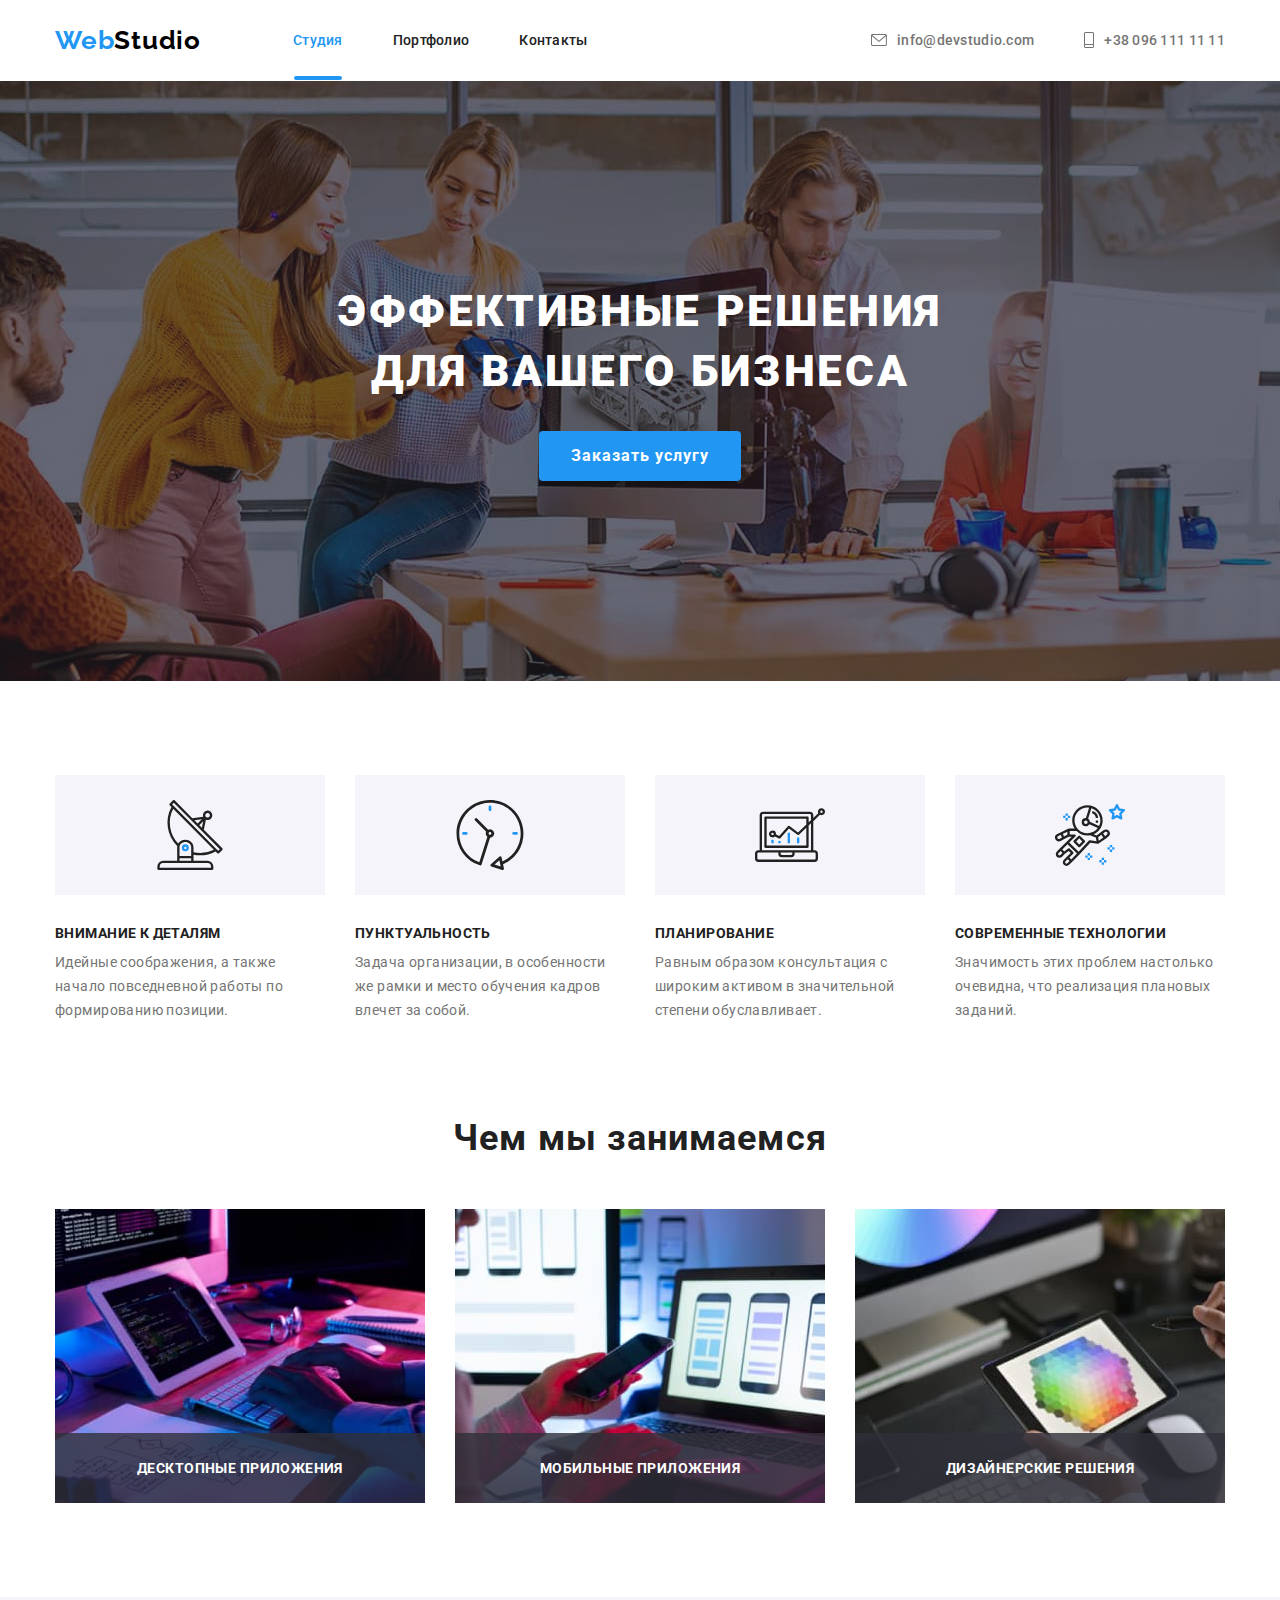
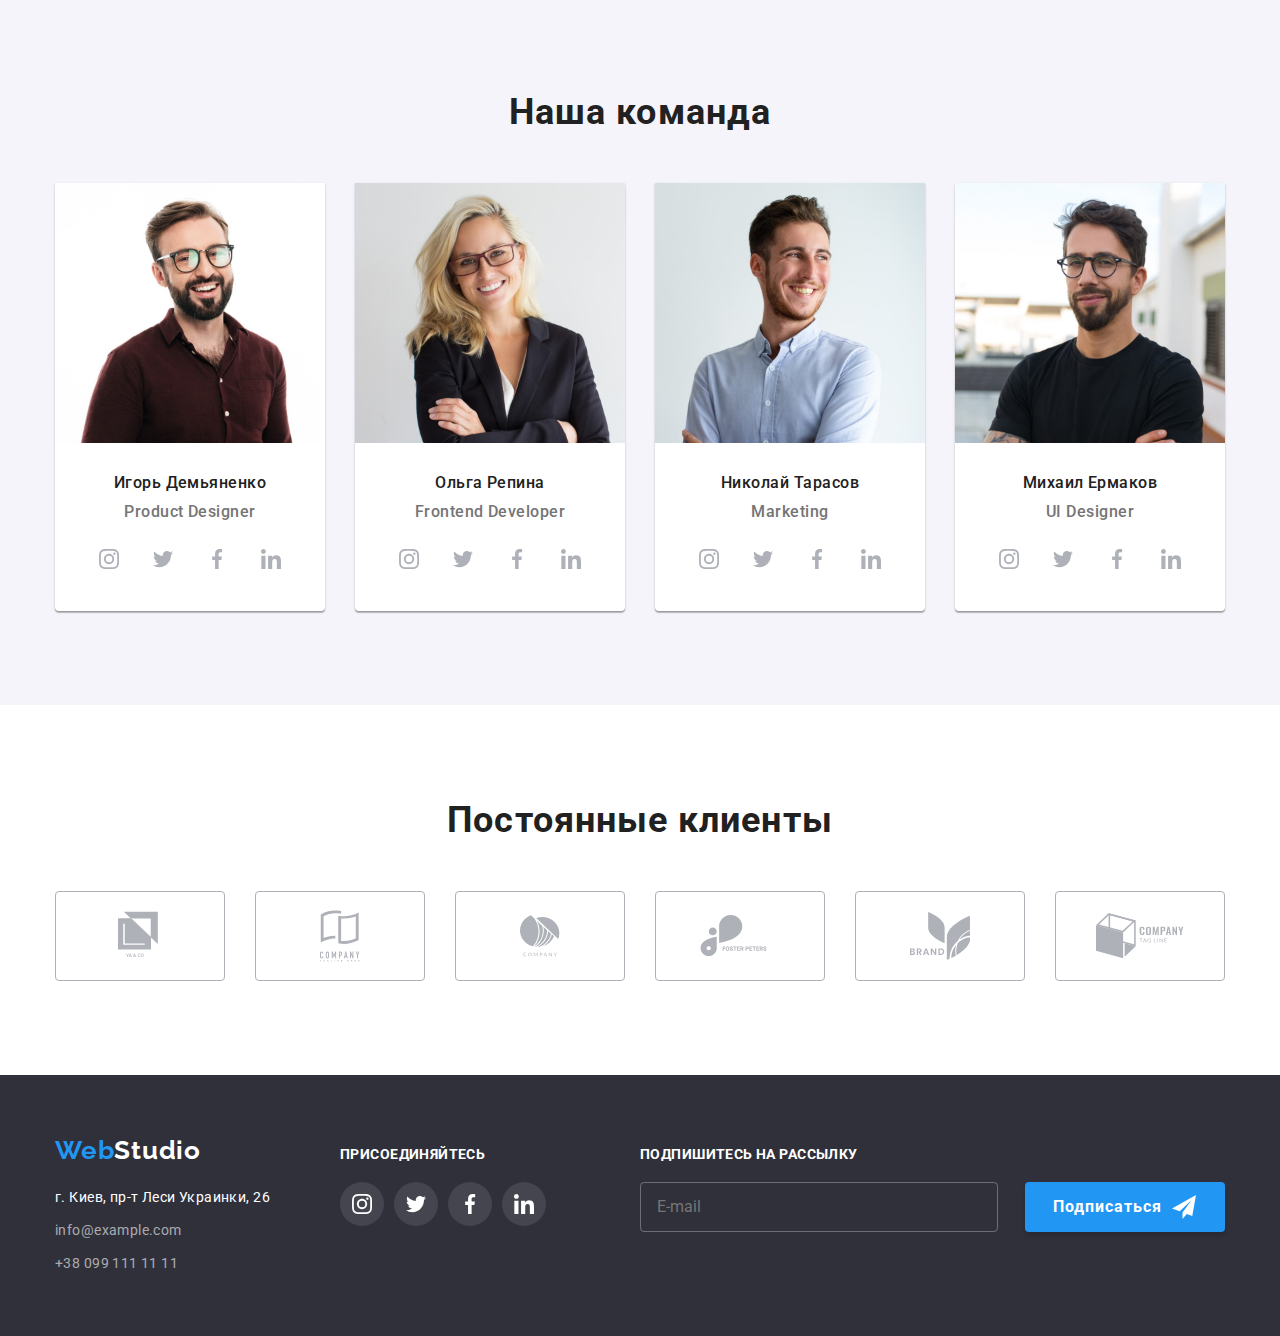
<file: index.html>
<!DOCTYPE html>
<html lang="ru">
  <head>
    <meta charset="UTF-8" />
    <meta name="viewport" content="width=device-width, initial-scale=1.0" />
    <title>WebStudio</title>
    <link
      rel="stylesheet"
      href="https://cdnjs.cloudflare.com/ajax/libs/modern-normalize/1.0.0/modern-normalize.css"
    />
    <link
      href="https://fonts.googleapis.com/css2?family=Raleway:wght@700&family=Roboto:wght@400;500;700;900&display=swap"
      rel="stylesheet"
    />
    <link rel="stylesheet" href="./css/styles.css" />
  </head>
  <body>
    <!-- ======HEADER ======= -->
    <header class="header">
      <div class="container">
        <nav class="navigation">
          <a href="./index.html" class="logo-web link" lang="en"
            >Web<span class="logo-studio-light-theme">Studio</span>
          </a>
          <ul class="navigation-list list">
            <li class="navigation-list-item">
              <a href="./index.html" class="navigation-list-link current link"
                >Студия</a
              >
            </li>
            <li class="navigation-list-item">
              <a href="./portfolio.html" class="navigation-list-link link"
                >Портфолио</a
              >
            </li>
            <li class="navigation-list-item">
              <a href="" class="navigation-list-link link">Контакты</a>
            </li>
          </ul>
        </nav>

        <ul class="header-contacts-list list">
          <li class="header-contacts-mail">
            <a
              href="mailto:info@devstudio.com"
              class="header-contacts-link link"
            >
              <svg class="icon-mail" width="16" height="12">
                <use href="./images/sprite.svg#icon-mail"></use>
              </svg>
              info@devstudio.com</a
            >
          </li>
          <li class="header-contacts-phone">
            <a href="tel:+380961111111" class="header-contacts-link link"
              ><svg class="icon-phone" width="10" height="16">
                <use href="./images/sprite.svg#icon-phone"></use>
              </svg>
              +38 096 111 11 11</a
            >
          </li>
        </ul>
      </div>
    </header>
    <!-- ======END HEADER ======= -->

    <main>
      <!-- ======SOLUTIONS ======= -->
      <section class="solutions">
        <div class="container">
          <div class="solutions-content">
            <h1 class="solutions-title">
              Эффективные решения для вашего бизнеса
            </h1>
            <button type="button" class="modal-btn" data-modal-open>
              Заказать услугу
            </button>
          </div>
        </div>
      </section>
      <!-- ======END SOLUTIONS====== -->

      <!-- ======PROFESSIONAL====== -->
      <section class="professional">
        <div class="container">
          <h2 class="visually-hidden">Профессионализм</h2>
          <ul class="professional-list list">
            <li class="professional-list-item icon-antenna">
              <h3 class="professional-list-title">Внимание к деталям</h3>
              <p class="professional-list-text">
                Идейные соображения, а также начало повседневной работы по
                формированию позиции.
              </p>
            </li>
            <li class="professional-list-item icon-clock">
              <h3 class="professional-list-title">Пунктуальность</h3>
              <p class="professional-list-text">
                Задача организации, в особенности же рамки и место обучения
                кадров влечет за собой.
              </p>
            </li>
            <li class="professional-list-item icon-diagram">
              <h3 class="professional-list-title">Планирование</h3>
              <p class="professional-list-text">
                Равным образом консультация с широким активом в значительной
                степени обуславливает.
              </p>
            </li>
            <li class="professional-list-item icon-astronaut">
              <h3 class="professional-list-title">Современные технологии</h3>
              <p class="professional-list-text">
                Значимость этих проблем настолько очевидна, что реализация
                плановых заданий.
              </p>
            </li>
          </ul>
        </div>
      </section>
      <!-- ======END PROFESSIONAL======= -->

      <!-- ======WHAT WE ARE DOING======= -->
      <section class="section">
        <div class="container">
          <h2 class="title">Чем мы занимаемся</h2>
          <ul class="during-work-list list">
            <li class="during-work-list-item">
              <img
                src="./images/studia/box1.jpg"
                alt="Разработчик верстает сайт"
                width="370"
                height="294"
              />
              <div class="during-work-container">
                <p class="during-work-description">Десктопные приложения</p>
              </div>
            </li>
            <li class="during-work-list-item">
              <img
                src="./images/studia/box2.jpg"
                alt="Разработчик оптимизирует сайт под мобильные устройства"
                width="370"
                height="294"
              />
              <div class="during-work-container">
                <p class="during-work-description">Мобильные приложения</p>
              </div>
            </li>
            <li class="during-work-list-item">
              <img
                src="./images/studia/box3.jpg"
                alt="Дизайнер подбирает цветовую гамму"
                width="370"
                height="294"
              />
              <div class="during-work-container">
                <p class="during-work-description">Дизайнерские решения</p>
              </div>
            </li>
          </ul>
        </div>
      </section>
      <!-- ======END WHAT WE ARE DOING======= -->

      <!-- ======OUR TEAM======= -->
      <section class="team section">
        <div class="container">
          <h2 class="title">Наша команда</h2>
          <ul class="team-list list">
            <li class="team-list-item">
              <img
                class="team-list-img"
                src="./images/studia/igor.jpg"
                alt="Игорь Демьяненко"
                width="270"
                height="260"
              />
              <div class="team-list-description">
                <h3 class="team-list-title">Игорь Демьяненко</h3>
                <p class="team-list-text" lang="en">Product Designer</p>
                <ul class="team-social-list list" lang="en">
                  <li class="team-social-list-item">
                    <a
                      href=""
                      class="team-social-link link"
                      aria-label="instagram"
                    >
                      <svg class="team-social-svg" width="20" height="20">
                        <use href="./images/sprite.svg#icon-instagram"></use>
                      </svg>
                    </a>
                  </li>
                  <li class="team-social-list-item">
                    <a
                      href=""
                      class="team-social-link link"
                      aria-label="twitter"
                    >
                      <svg class="team-social-svg" width="20" height="20">
                        <use href="./images/sprite.svg#icon-twitter"></use>
                      </svg>
                    </a>
                  </li>
                  <li class="team-social-list-item">
                    <a
                      href=""
                      class="team-social-link link"
                      aria-label="facebook"
                    >
                      <svg class="team-social-svg" width="20" height="20">
                        <use href="./images/sprite.svg#icon-facebook"></use>
                      </svg>
                    </a>
                  </li>
                  <li class="team-social-list-item">
                    <a
                      href=""
                      class="team-social-link link"
                      aria-label="linkedin"
                    >
                      <svg class="team-social-svg" width="20" height="20">
                        <use href="./images/sprite.svg#icon-linkedin"></use>
                      </svg>
                    </a>
                  </li>
                </ul>
              </div>
            </li>
            <li class="team-list-item">
              <img
                class="team-list-img"
                src="./images/studia/olga.jpg"
                alt="Ольга Репина"
                width="270"
                height="260"
              />
              <div class="team-list-description">
                <h3 class="team-list-title">Ольга Репина</h3>
                <p class="team-list-text" lang="en">Frontend Developer</p>
                <ul class="team-social-list list" lang="en">
                  <li class="team-social-list-item">
                    <a
                      href=""
                      class="team-social-link link"
                      aria-label="instagram"
                    >
                      <svg class="team-social-svg" width="20" height="20">
                        <use href="./images/sprite.svg#icon-instagram"></use>
                      </svg>
                    </a>
                  </li>
                  <li class="team-social-list-item">
                    <a
                      href=""
                      class="team-social-link link"
                      aria-label="twitter"
                    >
                      <svg class="team-social-svg" width="20" height="20">
                        <use href="./images/sprite.svg#icon-twitter"></use>
                      </svg>
                    </a>
                  </li>
                  <li class="team-social-list-item">
                    <a
                      href=""
                      class="team-social-link link"
                      aria-label="facebook"
                    >
                      <svg class="team-social-svg" width="20" height="20">
                        <use href="./images/sprite.svg#icon-facebook"></use>
                      </svg>
                    </a>
                  </li>
                  <li class="team-social-list-item">
                    <a
                      href=""
                      class="team-social-link link"
                      aria-label="linkedin"
                    >
                      <svg class="team-social-svg" width="20" height="20">
                        <use href="./images/sprite.svg#icon-linkedin"></use>
                      </svg>
                    </a>
                  </li>
                </ul>
              </div>
            </li>
            <li class="team-list-item">
              <img
                class="team-list-img"
                src="./images/studia/nicolai.jpg"
                alt="Николай Тарасов"
                width="270"
                height="260"
              />
              <div class="team-list-description">
                <h3 class="team-list-title">Николай Тарасов</h3>
                <p class="team-list-text" lang="en">Marketing</p>
                <ul class="team-social-list list" lang="en">
                  <li class="team-social-list-item">
                    <a
                      href=""
                      class="team-social-link link"
                      aria-label="instagram"
                    >
                      <svg class="team-social-svg" width="20" height="20">
                        <use href="./images/sprite.svg#icon-instagram"></use>
                      </svg>
                    </a>
                  </li>
                  <li class="team-social-list-item">
                    <a
                      href=""
                      class="team-social-link link"
                      aria-label="twitter"
                    >
                      <svg class="team-social-svg" width="20" height="20">
                        <use href="./images/sprite.svg#icon-twitter"></use>
                      </svg>
                    </a>
                  </li>
                  <li class="team-social-list-item">
                    <a
                      href=""
                      class="team-social-link link"
                      aria-label="facebook"
                    >
                      <svg class="team-social-svg" width="20" height="20">
                        <use href="./images/sprite.svg#icon-facebook"></use>
                      </svg>
                    </a>
                  </li>
                  <li class="team-social-list-item">
                    <a
                      href=""
                      class="team-social-link link"
                      aria-label="linkedin"
                    >
                      <svg class="team-social-svg" width="20" height="20">
                        <use href="./images/sprite.svg#icon-linkedin"></use>
                      </svg>
                    </a>
                  </li>
                </ul>
              </div>
            </li>
            <li class="team-list-item">
              <img
                class="team-list-img"
                src="./images/studia/mihail.jpg"
                alt="Михаил Ермаков"
                width="270"
                height="260"
              />
              <div class="team-list-description">
                <h3 class="team-list-title">Михаил Ермаков</h3>
                <p class="team-list-text" lang="en">UI Designer</p>
                <ul class="team-social-list list" lang="en">
                  <li class="team-social-list-item">
                    <a
                      href=""
                      class="team-social-link link"
                      aria-label="instagram"
                    >
                      <svg class="team-social-svg" width="20" height="20">
                        <use href="./images/sprite.svg#icon-instagram"></use>
                      </svg>
                    </a>
                  </li>
                  <li class="team-social-list-item">
                    <a
                      href=""
                      class="team-social-link link"
                      aria-label="twitter"
                    >
                      <svg class="team-social-svg" width="20" height="20">
                        <use href="./images/sprite.svg#icon-twitter"></use>
                      </svg>
                    </a>
                  </li>
                  <li class="team-social-list-item">
                    <a
                      href=""
                      class="team-social-link link"
                      aria-label="facebook"
                    >
                      <svg class="team-social-svg" width="20" height="20">
                        <use href="./images/sprite.svg#icon-facebook"></use>
                      </svg>
                    </a>
                  </li>
                  <li class="team-social-list-item">
                    <a
                      href=""
                      class="team-social-link link"
                      aria-label="linkedin"
                    >
                      <svg class="team-social-svg" width="20" height="20">
                        <use href="./images/sprite.svg#icon-linkedin"></use>
                      </svg>
                    </a>
                  </li>
                </ul>
              </div>
            </li>
          </ul>
        </div>
      </section>
      <!-- ======END OUR TEAM======= -->

      <!-- ======REGULAR CUSTOMERS======= -->
      <section class="customers section">
        <div class="container">
          <h2 class="title">Постоянные клиенты</h2>
          <ul class="customers-list list">
            <li class="customers-list-item">
              <a href="" class="customers-link" aria-label="клиент №1">
                <svg class="customers-svg" width="44" height="50">
                  <use href="./images/sprite.svg#icon-logo-1"></use>
                </svg>
              </a>
            </li>
            <li class="customers-list-item">
              <a href="" class="customers-link" aria-label="клиент №2">
                <svg class="customers-svg" width="40" height="52">
                  <use href="./images/sprite.svg#icon-logo-2"></use>
                </svg>
              </a>
            </li>
            <li class="customers-list-item">
              <a href="" class="customers-link" aria-label="клиент №3">
                <svg class="customers-svg" width="40" height="42">
                  <use href="./images/sprite.svg#icon-logo-3"></use>
                </svg>
              </a>
            </li>
            <li class="customers-list-item">
              <a href="" class="customers-link" aria-label="клиент №4">
                <svg class="customers-svg" width="80" height="42">
                  <use href="./images/sprite.svg#icon-logo-4"></use>
                </svg>
              </a>
            </li>
            <li class="customers-list-item">
              <a href="" class="customers-link" aria-label="клиент №5">
                <svg class="customers-svg" width="60" height="48">
                  <use href="./images/sprite.svg#icon-logo-5"></use>
                </svg>
              </a>
            </li>
            <li class="customers-list-item">
              <a href="" class="customers-link" aria-label="клиент №6">
                <svg class="customers-svg" width="88" height="46">
                  <use href="./images/sprite.svg#icon-logo-6"></use>
                </svg>
              </a>
            </li>
          </ul>
        </div>
      </section>
      <!-- ======END REGULAR CUSTOMERS======= -->
    </main>

    <!-- ======FOOTER======= -->
    <footer class="footer">
      <div class="container">
        <div class="footer-contacts-description">
          <a href="./index.html" class="logo-web link" lang="en"
            >Web<span class="logo-studio-dark-theme">Studio</span>
          </a>
          <address class="adress">
            <ul class="footer-contacts-list list">
              <li class="footer-contacts-list-item">
                <a
                  class="footer-contacts-link-map link"
                  href="https://goo.gl/maps/pVzpR7jKzoyMF15a7"
                  target="_blank"
                  rel="noreferrer noopener"
                >
                  г. Киев, пр-т Леси Украинки, 26
                </a>
              </li>
              <li class="footer-contacts-list-item">
                <a
                  class="footer-contacts-link link"
                  href="mailto:info@example.com"
                  >info@example.com</a
                >
              </li>
              <li class="footer-contacts-list-item">
                <a class="footer-contacts-link link" href="tel:+380991111111"
                  >+38 099 111 11 11</a
                >
              </li>
            </ul>
          </address>
        </div>
        <div class="footer-social">
          <p class="footer-title">присоединяйтесь</p>
          <ul class="footer-social-list list" lang="en">
            <li class="footer-social-list-item">
              <a href="" class="footer-social-link link" aria-label="instagram">
                <svg class="footer-social-svg" width="20" height="20">
                  <use href="./images/sprite.svg#icon-instagram"></use>
                </svg>
              </a>
            </li>
            <li class="footer-social-list-item">
              <a href="" class="footer-social-link link" aria-label="twitter">
                <svg class="footer-social-svg" width="20" height="20">
                  <use href="./images/sprite.svg#icon-twitter"></use>
                </svg>
              </a>
            </li>
            <li class="footer-social-list-item">
              <a href="" class="footer-social-link link" aria-label="facebook">
                <svg class="footer-social-svg" width="20" height="20">
                  <use href="./images/sprite.svg#icon-facebook"></use>
                </svg>
              </a>
            </li>
            <li class="footer-social-list-item">
              <a href="" class="footer-social-link link" aria-label="linkedin">
                <svg class="footer-social-svg" width="20" height="20">
                  <use href="./images/sprite.svg#icon-linkedin"></use>
                </svg>
              </a>
            </li>
          </ul>
        </div>
        <div class="footer-subscription">
          <p class="footer-title">Подпишитесь на рассылку</p>
          <form action="#" class="footer-form">
            <input
              type="email"
              name="mail"
              placeholder="E-mail"
              class="footer-input"
            />
            <button type="submit" class="footer-subscription-btn">
              Подписаться
            </button>
          </form>
        </div>
      </div>
    </footer>
    <!-- ======END FOOTER======= -->

    <!-- =======MODAL======== -->

    <div class="backdrop is-hidden" data-modal>
      <div class="modal">
        <button
          type="button"
          class="close-btn"
          aria-label="закрыть модальное окно"
          data-modal-close
        >
          <svg class="close-btn-svg" width="11" height="11">
            <use href="./images/sprite.svg#icon-close"></use>
          </svg>
        </button>

        <h2 class="modal-title">Оставьте свои данные, мы вам перезвоним</h2>
        <form action="#" class="modal-form">
          <label class="modal-form-label-input"
            >Имя
            <span class="modal-form-field-wrapper"
              ><input
                type="text"
                name="user-name"
                class="modal-form-input"
                required
              />
              <svg class="modal-form-icon" width="18" height="18">
                <use href="./images/sprite.svg#icon-modal-person"></use>
              </svg>
            </span>
          </label>

          <label class="modal-form-label-input"
            >Телефон
            <span class="modal-form-field-wrapper">
              <input
                type="tel"
                name="user-phone"
                class="modal-form-input"
                required
              />
              <svg class="modal-form-icon" width="18" height="18">
                <use href="./images/sprite.svg#icon-modal-phone"></use>
              </svg>
            </span>
          </label>

          <label class="modal-form-label-input"
            >Почта
            <span class="modal-form-field-wrapper">
              <input type="email" name="user-mail" class="modal-form-input" />
              <svg class="modal-form-icon" width="18" height="18">
                <use href="./images/sprite.svg#icon-modal-mail"></use>
              </svg>
            </span>
          </label>

          <label class="modal-form-label-message"
            >Комментарий
            <textarea
              name="user-message"
              class="modal-form-message"
              placeholder="Введите текст"
            ></textarea>
          </label>
          <input
            type="checkbox"
            class="modal-form-terms visually-hidden"
            id="terms"
            name="user-terms"
            value="accept-terms"
          />
          <label for="terms" class="modal-form-label-check"
            >Соглашаюсь с рассылкой и принимаю &nbsp;<a
              href="#"
              class="modal-terms-link"
            >
              Условия договора</a
            >
          </label>
          <button type="submit" class="modal-form-btn">Отправить</button>
        </form>
      </div>
    </div>

    <!-- =======END MODAL======== -->
    <script src="./js/modal.js"></script>
  </body>
</html>
</file>
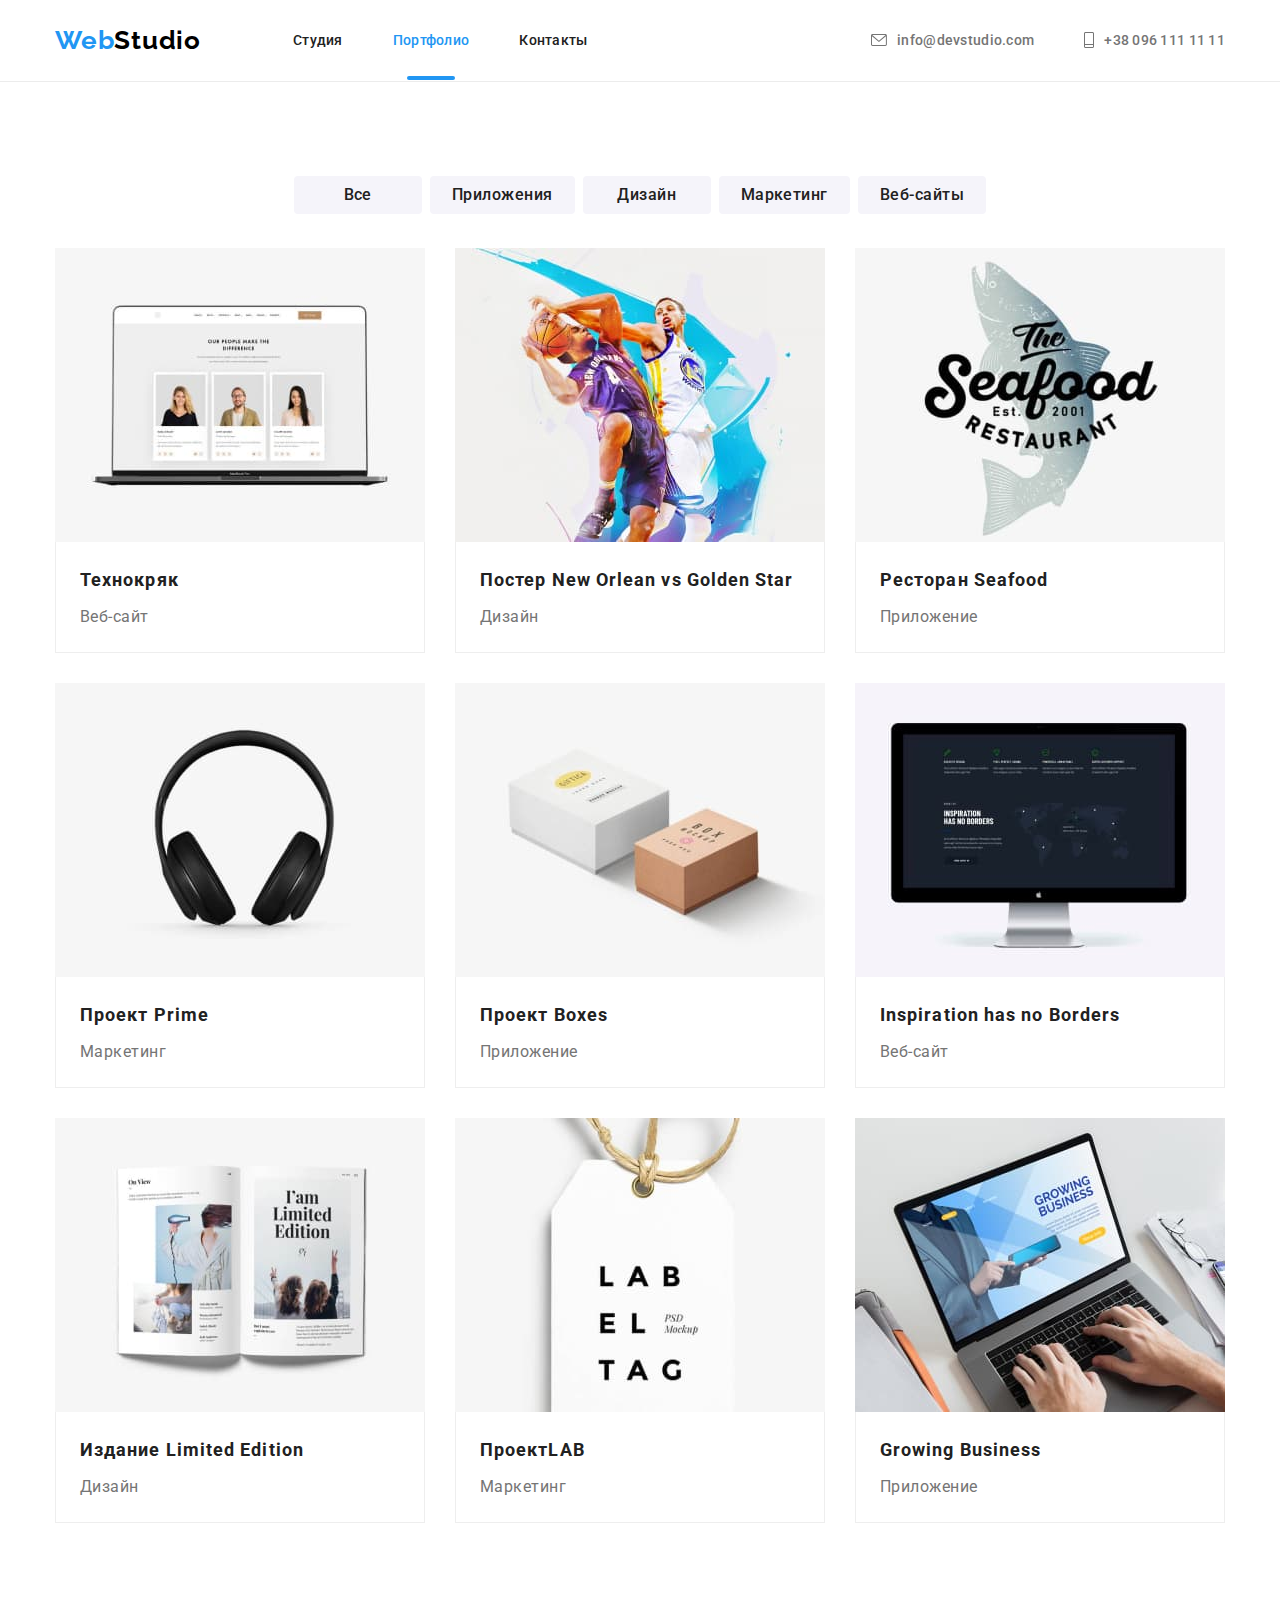
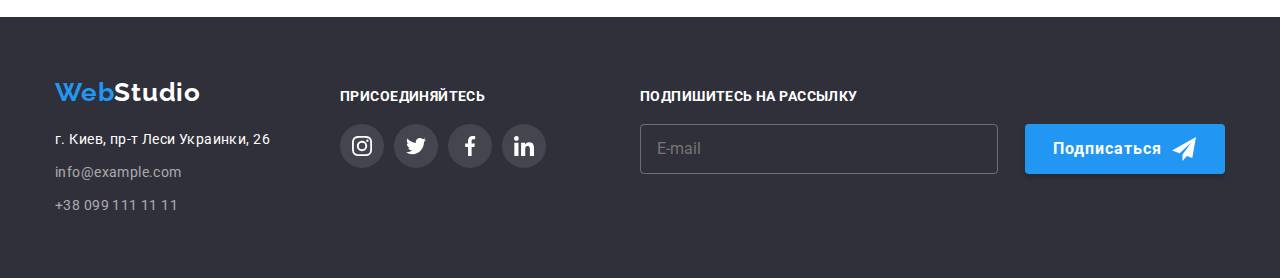
<file: portfolio.html>
<!DOCTYPE html>
<html lang="ru">
  <head>
    <meta charset="UTF-8" />
    <meta name="viewport" content="width=device-width, initial-scale=1.0" />
    <title>WebStudio</title>
    <link
      rel="stylesheet"
      href="https://cdnjs.cloudflare.com/ajax/libs/modern-normalize/1.0.0/modern-normalize.css"
    />
    <link
      href="https://fonts.googleapis.com/css2?family=Raleway:wght@700&family=Roboto:wght@400;500;700;900&display=swap"
      rel="stylesheet"
    />
    <link rel="stylesheet" href="./css/styles.css" />
  </head>
  <body>
    <!-- ======HEADER ======= -->
    <header class="header border-portfolio">
      <div class="container">
        <nav class="navigation">
          <a href="./index.html" class="logo-web link" lang="en"
            >Web<span class="logo-studio-light-theme">Studio</span>
          </a>
          <ul class="navigation-list list">
            <li class="navigation-list-item">
              <a href="./index.html" class="navigation-list-link link"
                >Студия</a
              >
            </li>
            <li class="navigation-list-item">
              <a
                href="./portfolio.html"
                class="navigation-list-link current link"
                >Портфолио</a
              >
            </li>
            <li class="navigation-list-item">
              <a href="" class="navigation-list-link link">Контакты</a>
            </li>
          </ul>
        </nav>

        <ul class="header-contacts-list list">
          <li class="header-contacts-mail">
            <a
              href="mailto:info@devstudio.com"
              class="header-contacts-link link"
            >
              <svg class="icon-mail" width="16" height="12">
                <use href="./images/sprite.svg#icon-mail"></use>
              </svg>
              info@devstudio.com</a
            >
          </li>
          <li class="header-contacts-phone">
            <a href="tel:+380961111111" class="header-contacts-link link"
              ><svg class="icon-phone" width="10" height="16">
                <use href="./images/sprite.svg#icon-phone"></use>
              </svg>
              +38 096 111 11 11</a
            >
          </li>
        </ul>
      </div>
    </header>
    <!-- ======END HEADER ======= -->

    <main>
      <!-- ======OUR WORKS ======= -->
      <section class="section">
        <!-- <h1>Наши работы</h1> -->
        <div class="container">
          <ul class="filter-list list">
            <li class="filter-list-item">
              <button class="filter-btn">Все</button>
            </li>
            <li class="filter-list-item">
              <button class="filter-btn">Приложения</button>
            </li>
            <li class="filter-list-item">
              <button class="filter-btn">Дизайн</button>
            </li>
            <li class="filter-list-item">
              <button class="filter-btn">Маркетинг</button>
            </li>
            <li class="filter-list-item">
              <button class="filter-btn">Веб-сайты</button>
            </li>
          </ul>
          <ul class="works-list list">
            <li class="works-list-item">
              <a class="works-link link" href="">
                <div class="works-thumb">
                  <img
                    src="./images/portfolio/technokriak.jpg"
                    alt="Информация о трех сотрудниках и их фотографии"
                    width="370"
                    height="294"
                  />
                  <div class="works-overlay">
                    <p class="works-overlay-text">
                      Технокряк это современная площадка распространения
                      коронавируса. Компании используют эту платформу для
                      цифрового шпионажа и атак на защищённые сервера
                      конкурентов.
                    </p>
                  </div>
                </div>

                <div class="works-description">
                  <h2 class="works-title">Технокряк</h2>
                  <p class="works-text">Веб-сайт</p>
                </div>
              </a>
            </li>
            <li class="works-list-item">
              <a class="works-link link" href="">
                <div class="works-thumb">
                  <img
                    src="./images/portfolio/poster.jpg"
                    alt="Двое баскетболистов борятся за мяч"
                    width="370"
                    height="294"
                  />
                  <div class="works-overlay">
                    <p class="works-overlay-text">
                      Технокряк это современная площадка распространения
                      коронавируса. Компании используют эту платформу для
                      цифрового шпионажа и атак на защищённые сервера
                      конкурентов.
                    </p>
                  </div>
                </div>

                <div class="works-description">
                  <h2 class="works-title">
                    Постер <span lang="en">New Orlean vs Golden Star</span>
                  </h2>
                  <p class="works-text">Дизайн</p>
                </div>
              </a>
            </li>
            <li class="works-list-item">
              <a class="works-link link" href="">
                <div class="works-thumb">
                  <img
                    src="./images/portfolio/seafood.jpg"
                    alt="Силуэт рыбы и название ресторана"
                    width="370"
                    height="294"
                  />
                  <div class="works-overlay">
                    <p class="works-overlay-text">
                      Технокряк это современная площадка распространения
                      коронавируса. Компании используют эту платформу для
                      цифрового шпионажа и атак на защищённые сервера
                      конкурентов.
                    </p>
                  </div>
                </div>

                <div class="works-description">
                  <h2 class="works-title">
                    Ресторан <span lang="en">Seafood</span>
                  </h2>
                  <p class="works-text">Приложение</p>
                </div>
              </a>
            </li>
            <li class="works-list-item">
              <a class="works-link link" href="">
                <div class="works-thumb">
                  <img
                    src="./images/portfolio/prime.jpg"
                    alt="Наушники"
                    width="370"
                    height="294"
                  />
                  <div class="works-overlay">
                    <p class="works-overlay-text">
                      Технокряк это современная площадка распространения
                      коронавируса. Компании используют эту платформу для
                      цифрового шпионажа и атак на защищённые сервера
                      конкурентов.
                    </p>
                  </div>
                </div>

                <div class="works-description">
                  <h2 class="works-title">
                    Проект <span lang="en">Prime</span>
                  </h2>
                  <p class="works-text">Маркетинг</p>
                </div>
              </a>
            </li>
            <li class="works-list-item">
              <a class="works-link link" href="">
                <div class="works-thumb">
                  <img
                    src="./images/portfolio/boxes.jpg"
                    alt="Коробки"
                    width="370"
                    height="294"
                  />
                  <div class="works-overlay">
                    <p class="works-overlay-text">
                      Технокряк это современная площадка распространения
                      коронавируса. Компании используют эту платформу для
                      цифрового шпионажа и атак на защищённые сервера
                      конкурентов.
                    </p>
                  </div>
                </div>

                <div class="works-description">
                  <h2 class="works-title">
                    Проект <span lang="en">Boxes</span>
                  </h2>
                  <p class="works-text">Приложение</p>
                </div>
              </a>
            </li>
            <li class="works-list-item">
              <a class="works-link link" href="">
                <div class="works-thumb">
                  <img
                    src="./images/portfolio/inspiration.jpg"
                    alt="Монитор компьютера"
                    width="370"
                    height="294"
                  />
                  <div class="works-overlay">
                    <p class="works-overlay-text">
                      Технокряк это современная площадка распространения
                      коронавируса. Компании используют эту платформу для
                      цифрового шпионажа и атак на защищённые сервера
                      конкурентов.
                    </p>
                  </div>
                </div>

                <div class="works-description">
                  <h2 class="works-title" lang="en">
                    Inspiration has no Borders
                  </h2>
                  <p class="works-text">Веб-сайт</p>
                </div>
              </a>
            </li>
            <li class="works-list-item">
              <a class="works-link link" href="">
                <div class="works-thumb">
                  <img
                    src="./images/portfolio/limited-edition.jpg"
                    alt="Открытый журнал"
                    width="370"
                    height="294"
                  />
                  <div class="works-overlay">
                    <p class="works-overlay-text">
                      Технокряк это современная площадка распространения
                      коронавируса. Компании используют эту платформу для
                      цифрового шпионажа и атак на защищённые сервера
                      конкурентов.
                    </p>
                  </div>
                </div>

                <div class="works-description">
                  <h2 class="works-title">
                    Издание <span lang="en">Limited Edition</span>
                  </h2>
                  <p class="works-text">Дизайн</p>
                </div>
              </a>
            </li>
            <li class="works-list-item">
              <a class="works-link link" href="">
                <div class="works-thumb">
                  <img
                    src="./images/portfolio/project-lab.jpg"
                    alt="Этикетка"
                    width="370"
                    height="294"
                  />
                  <div class="works-overlay">
                    <p class="works-overlay-text">
                      Технокряк это современная площадка распространения
                      коронавируса. Компании используют эту платформу для
                      цифрового шпионажа и атак на защищённые сервера
                      конкурентов.
                    </p>
                  </div>
                </div>

                <div class="works-description">
                  <h2 class="works-title">Проект<span lang="en">LAB</span></h2>
                  <p class="works-text">Маркетинг</p>
                </div>
              </a>
            </li>
            <li class="works-list-item">
              <a class="works-link link" href="">
                <div class="works-thumb">
                  <img
                    src="./images/portfolio/growing.jpg"
                    alt="Маркетолог печатает на клавиатуре"
                    width="370"
                    height="294"
                  />
                  <div class="works-overlay">
                    <p class="works-overlay-text">
                      Технокряк это современная площадка распространения
                      коронавируса. Компании используют эту платформу для
                      цифрового шпионажа и атак на защищённые сервера
                      конкурентов.
                    </p>
                  </div>
                </div>

                <div class="works-description">
                  <h2 class="works-title" lang="en">Growing Business</h2>
                  <p class="works-text">Приложение</p>
                </div>
              </a>
            </li>
          </ul>
        </div>
      </section>
      <!-- ======END OUR WORKS ======= -->
    </main>

    <!-- ======FOOTER======= -->
    <footer class="footer">
      <div class="container">
        <div class="footer-contacts-description">
          <a href="./index.html" class="logo-web link" lang="en"
            >Web<span class="logo-studio-dark-theme">Studio</span>
          </a>
          <address class="adress">
            <ul class="footer-contacts-list list">
              <li class="footer-contacts-list-item">
                <a
                  class="footer-contacts-link-map link"
                  href="https://goo.gl/maps/pVzpR7jKzoyMF15a7"
                  target="_blank"
                  rel="noreferrer noopener"
                >
                  г. Киев, пр-т Леси Украинки, 26
                </a>
              </li>
              <li class="footer-contacts-list-item">
                <a
                  class="footer-contacts-link link"
                  href="mailto:info@example.com"
                  >info@example.com</a
                >
              </li>
              <li class="footer-contacts-list-item">
                <a class="footer-contacts-link link" href="tel:+380991111111"
                  >+38 099 111 11 11</a
                >
              </li>
            </ul>
          </address>
        </div>
        <div class="footer-social">
          <p class="footer-title">присоединяйтесь</p>
          <ul class="footer-social-list list" lang="en">
            <li class="footer-social-list-item">
              <a href="" class="footer-social-link link" aria-label="instagram">
                <svg class="footer-social-svg" width="20" height="20">
                  <use href="./images/sprite.svg#icon-instagram"></use>
                </svg>
              </a>
            </li>
            <li class="footer-social-list-item">
              <a href="" class="footer-social-link link" aria-label="twitter">
                <svg class="footer-social-svg" width="20" height="20">
                  <use href="./images/sprite.svg#icon-twitter"></use>
                </svg>
              </a>
            </li>
            <li class="footer-social-list-item">
              <a href="" class="footer-social-link link" aria-label="facebook">
                <svg class="footer-social-svg" width="20" height="20">
                  <use href="./images/sprite.svg#icon-facebook"></use>
                </svg>
              </a>
            </li>
            <li class="footer-social-list-item">
              <a href="" class="footer-social-link link" aria-label="linkedin">
                <svg class="footer-social-svg" width="20" height="20">
                  <use href="./images/sprite.svg#icon-linkedin"></use>
                </svg>
              </a>
            </li>
          </ul>
        </div>
        <div class="footer-subscription">
          <p class="footer-title">Подпишитесь на рассылку</p>
          <form action="#" class="footer-form">
            <input
              type="email"
              name="mail"
              placeholder="E-mail"
              class="footer-input"
            />
            <button type="submit" class="footer-subscription-btn">
              Подписаться
            </button>
          </form>
        </div>
      </div>
    </footer>
    <!-- ======END FOOTER======= -->
  </body>
</html>
</file>
<file: css/styles.css>
:root {
  --main-font: "Roboto", sans-serif;
  --logo-font: "Raleway", sans-serif;
  --primary-text-color: #757575;
  --title-color: #212121;
  --accent-color: #2196f3;
  --secondary-text-color-light-theme: #000000;
  --secondary-text-color-dark-theme: #ffffff;
  --secondary-text-color-dark-theme-transparent: rgba(255, 255, 255, 0.6);
  --background-dark-theme: #2f303a;
  --background-light-theme: #f5f4fa;
  --icon-fill: #afb1b8;
  --background-color-accent-trasparent: rgba(33, 150, 243, 0.9);
  --background-color-backdrop: rgba(0, 0, 0, 0.2);
  --timing-function: cubic-bezier(0.4, 0, 0.2, 1);
}

*,
*::before,
*::after {
  padding: 0;
  margin: 0;
}

body {
  font-family: var(--main-font);
}

.visually-hidden {
  position: absolute;
  width: 1px;
  height: 1px;
  margin: -1px;
  border: 0;
  padding: 0;
  clip: rect(0 0 0 0);
  overflow: hidden;
}

.list {
  list-style: none;
}

.link {
  text-decoration: none;
}

.adress {
  font-style: normal;
}

.section {
  padding: 94px 0;
}

.container {
  width: 1200px;
  margin: 0 auto;
  padding: 0 15px;
}

img {
  display: block;
  max-width: 100%;
  height: auto;
}

/* ======== COMPONENTS========= */
.modal-btn,
.modal-form-btn,
.footer-subscription-btn {
  display: inline-block;
  min-width: 200px;
  padding: 10px 32px;
  border: none;
  box-shadow: 0px 4px 4px rgba(0, 0, 0, 0.15);
  border-radius: 4px;

  font-family: var(--main-font);
  font-style: normal;
  font-weight: 700;
  font-size: 16px;
  line-height: 1.875;
  letter-spacing: 0.06em;
  color: #ffffff;
  background-color: var(--accent-color);
  cursor: pointer;
}

.title {
  margin-bottom: 50px;
  font-family: var(--main-font);
  font-weight: 700;
  font-size: 36px;
  line-height: 1.167;
  text-align: center;
  letter-spacing: 0.03em;
  color: var(--title-color);
}

.logo-web {
  display: block;
  font-family: var(--logo-font);
  font-weight: 700;
  font-size: 26px;
  line-height: 1.192;
  letter-spacing: 0.03em;
  color: var(--accent-color);
}

.header .logo-web {
  padding-top: 25px;
  padding-bottom: 25px;
}

.logo-studio-light-theme {
  color: var(--secondary-text-color-light-theme);
}
.logo-studio-dark-theme {
  color: var(--secondary-text-color-dark-theme);
}
/* ========END COMPONENTS========= */

/* ======HEADER======= */
.border-portfolio {
  border-bottom: 1px solid #ececec;
}
.header .container {
  display: flex;
  justify-content: space-between;
}

.navigation {
  display: flex;
  align-items: center;
}

.navigation-list {
  display: flex;
  margin-left: 92px;
}

.navigation-list-item:not(:last-child) {
  margin-right: 50px;
}
.navigation-list-link {
  display: block;
  padding-top: 32px;
  padding-bottom: 32px;
  font-family: var(--main-font);
  font-weight: 500;
  font-size: 14px;
  line-height: 1.143;
  letter-spacing: 0.02em;
  color: var(--title-color);
  transition: color 250ms var(--timing-function);
}

.navigation-list-link:hover,
.navigation-list-link:focus,
.header-contacts-link:hover,
.header-contacts-link:focus,
.current {
  color: var(--accent-color);
}

.current {
  padding-bottom: 0;
}

.current::after {
  content: "";
  display: block;
  width: 48px;
  height: 4px;
  margin-top: 28px;
  margin-left: auto;
  margin-right: auto;
  border-radius: 2px;
  background-color: var(--accent-color);
}
.header-contacts-list {
  display: flex;
  align-items: center;
}

.header-contacts-link {
  display: flex;
  align-items: center;
  padding-top: 32px;
  padding-bottom: 32px;
  font-family: var(--main-font);
  font-weight: 500;
  font-size: 14px;
  line-height: 1.143;
  letter-spacing: 0.02em;
  color: var(--primary-text-color);
  transition: color 250ms var(--timing-function);
}

.icon-mail,
.icon-phone {
  margin-right: 10px;
  fill: var(--primary-text-color);
  transition: fill 250ms var(--timing-function);
}

.header-contacts-phone {
  margin-left: 50px;
}

.header-contacts-link:hover .icon-mail,
.header-contacts-link:focus .icon-mail,
.header-contacts-link:hover .icon-phone,
.header-contacts-link:focus .icon-phone {
  fill: var(--accent-color);
}

/* ======END HEADER======= */

/* ======SOLUTIONS======= */
.solutions {
  max-width: 1600px;
  height: 600px;
  margin-left: auto;
  margin-right: auto;
  padding-top: 200px;
  padding-bottom: 200px;
  background-color: var(--background-dark-theme);
  background-image: linear-gradient(
      rgba(47, 48, 58, 0.4),
      rgba(47, 48, 58, 0.4)
    ),
    url(../images/studia/hero.jpg);
  background-position: center;
}

.solutions-content {
  max-width: 700px;
  margin: 0 auto;
  text-align: center;
}

.solutions-title {
  margin-bottom: 30px;
  font-family: var(--main-font);
  font-weight: 900;
  font-size: 44px;
  line-height: 1.364;
  letter-spacing: 0.06em;
  text-transform: uppercase;
  color: var(--secondary-text-color-dark-theme);
}
/* ======END SOLUTIONS======= */

/* ======PROFESSIONAL======= */
.professional {
  padding-top: 94px;
}

.professional-list {
  display: flex;
}

.professional-list-item {
  width: 270px;
}

.professional-list-item:not(:last-child) {
  margin-right: 30px;
}

.professional-list-item::before {
  display: block;
  content: "";
  height: 120px;
  margin-bottom: 30px;
  background-color: var(--background-light-theme);
  background-repeat: no-repeat;
  background-size: 70px 70px;
  background-position: center;
}

.icon-antenna::before {
  background-image: url(../images/studia/antenna.svg);
}

.icon-clock::before {
  background-image: url(../images/studia/clock.svg);
}

.icon-diagram::before {
  background-image: url(../images/studia/diagram.svg);
}

.icon-astronaut::before {
  background-image: url(../images/studia/astronaut.svg);
}

.professional-list-title {
  margin-bottom: 10px;
  font-family: var(--main-font);
  font-weight: 700;
  font-size: 14px;
  line-height: 1.143;
  letter-spacing: 0.03em;
  text-transform: uppercase;
  color: var(--title-color);
}

.professional-list-text {
  font-family: var(--main-font);
  font-weight: 400;
  font-size: 14px;
  line-height: 1.714;
  letter-spacing: 0.03em;
  color: var(--primary-text-color);
}
/* ======END PROFESSIONAL======= */

/* =======WHAT WE ARE DOING======== */

.during-work-list {
  display: flex;
}

.during-work-list-item {
  position: relative;
}

.during-work-list-item:not(:last-child) {
  margin-right: 30px;
}

.during-work-container {
  display: flex;
  justify-content: center;
  align-items: center;
  position: absolute;
  width: 100%;
  height: 70px;
  bottom: 0;
  background: rgba(47, 48, 58, 0.8);
}

.during-work-description {
  font-family: var(--main-font);
  font-weight: 700;
  font-size: 14px;
  line-height: 1.143;
  text-align: center;
  letter-spacing: 0.03em;
  text-transform: uppercase;
  color: var(--secondary-text-color-dark-theme);
}

/* =======END WHAT WE ARE DOING======== */

/* ======OUR TEAM======= */
.team {
  background-color: var(--background-light-theme);
}

.team-list {
  display: flex;
}

.team-list-item {
  background-color: var(--secondary-text-color-dark-theme);
  box-shadow: 0px 1px 3px rgba(0, 0, 0, 0.12), 0px 1px 1px rgba(0, 0, 0, 0.14),
    0px 2px 1px rgba(0, 0, 0, 0.2);
  border-radius: 0px 0px 4px 4px;
}

.team-list-item:not(:last-child) {
  margin-right: 30px;
}

.team-list-description {
  padding: 30px 32px;
}

.team-list-title {
  margin-bottom: 10px;
  font-family: var(--main-font);
  font-weight: 500;
  font-size: 16px;
  line-height: 1.188;
  text-align: center;
  letter-spacing: 0.03em;
  color: var(--title-color);
}

.team-list-text {
  margin-bottom: 16px;
  font-family: var(--main-font);
  font-weight: 500;
  font-size: 16px;
  line-height: 1.188;
  text-align: center;
  letter-spacing: 0.03em;
  color: var(--primary-text-color);
}

.team-social-list {
  display: flex;
  justify-content: space-between;
}

.team-social-link {
  display: flex;
  justify-content: center;
  align-items: center;
  width: 44px;
  height: 44px;
  border-radius: 50%;
  background-color: var(--secondary-text-color-dark-theme);
  transition: background-color 250ms var(--timing-function);
}

.team-social-svg {
  fill: var(--icon-fill);
  transition: fill 250ms var(--timing-function);
}

.team-social-link:hover {
  background-color: var(--accent-color);
}

.team-social-link:hover .team-social-svg {
  fill: var(--secondary-text-color-dark-theme);
}

/* ======END OUR TEAM======= */

/* ======REGULAR CUSTOMERS======= */

.customers-list {
  display: flex;
}

.customers-list-item:not(:last-child) {
  margin-right: 30px;
}

.customers-link {
  display: flex;
  justify-content: center;
  align-items: center;
  width: 170px;
  height: 90px;
  border: 1px solid var(--icon-fill);
  border-radius: 4px;
  transition: border-color 250ms var(--timing-function);
}

.customers-svg {
  fill: var(--icon-fill);
  transition: fill 250ms var(--timing-function);
}

.customers-link:hover,
.customers-link:focus {
  border-color: var(--accent-color);
}

.customers-link:hover .customers-svg,
.customers-link:focus .customers-svg {
  fill: var(--accent-color);
}

/* ======END REGULAR CUSTOMERS======= */

/* ======OUR WORKS======= */
.filter-list {
  display: flex;
  justify-content: center;
  margin-bottom: 34px;
}

.filter-list-item:not(:last-child) {
  margin-right: 8px;
}
.filter-btn {
  display: inline-block;
  min-width: 128px;
  border: none;
  border-radius: 4px;
  padding: 6px 22px;
  font-family: var(--main-font);
  font-weight: 500;
  font-size: 16px;
  line-height: 1.625;
  text-align: center;
  letter-spacing: 0.03em;
  color: var(--title-color);
  background-color: var(--background-light-theme);
  transition: background-color 250ms var(--timing-function),
    color 250ms var(--timing-function), box-shadow 250ms var(--timing-function);
}

.filter-btn:hover,
.filter-btn:focus {
  color: var(--secondary-text-color-dark-theme);
  background-color: var(--accent-color);
  box-shadow: 0px 3px 1px rgba(0, 0, 0, 0.1), 0px 1px 2px rgba(0, 0, 0, 0.08),
    0px 2px 2px rgba(0, 0, 0, 0.12);
}

.works-list {
  display: flex;
  flex-wrap: wrap;
}

.works-list-item {
  width: 370px;
}

.works-list-item:not(:nth-child(3n)) {
  margin-right: 30px;
}

.works-list-item:nth-last-child(n + 4) {
  margin-bottom: 30px;
}

.works-link {
  display: block;
  transition: box-shadow 250ms var(--timing-function);
}

.works-link:hover,
.works-link:focus {
  box-shadow: 0px 1px 1px rgba(0, 0, 0, 0.12), 0px 4px 4px rgba(0, 0, 0, 0.06),
    1px 4px 6px rgba(0, 0, 0, 0.16);
}

.works-thumb {
  position: relative;
  overflow: hidden;
}

.works-overlay {
  position: absolute;
  top: 0;
  left: 0;
  width: 100%;
  height: 100%;
  padding: 63px 24px;
  background-color: var(--background-color-accent-trasparent);
  transform: translateY(100%);
  transition: transform 250ms var(--timing-function);
}

.works-overlay-text {
  font-family: var(--main-font);
  font-weight: 400;
  font-size: 18px;
  line-height: 1.556;
  letter-spacing: 0.03em;
  color: var(--secondary-text-color-dark-theme);
}

.works-link:hover .works-overlay {
  transform: translateY(0);
}

.works-description {
  padding: 20px 24px;
  border-right: 1px solid #eeeeee;
  border-bottom: 1px solid #eeeeee;
  border-left: 1px solid #eeeeee;
}

.works-title {
  margin-bottom: 4px;
  font-family: var(--main-font);
  font-weight: 700;
  font-size: 18px;
  line-height: 2;
  letter-spacing: 0.06em;
  color: var(--title-color);
}

.works-text {
  font-family: var(--main-font);
  font-weight: 400;
  font-size: 16px;
  line-height: 1.875;
  letter-spacing: 0.03em;
  color: var(--primary-text-color);
}
/* ======END OUR WORKS======= */

/* ======FOOTER======= */
.footer {
  background-color: var(--background-dark-theme);
  padding-top: 60px;
  padding-bottom: 60px;
}
.footer .container {
  display: flex;
  align-items: baseline;
}

.footer-contacts-description {
  margin-right: 70px;
}

.adress {
  margin-top: 20px;
}

.footer-contacts-list-item:not(:last-child) {
  margin-bottom: 9px;
}
.footer-contacts-link-map {
  font-family: var(--main-font);
  font-weight: 400;
  font-size: 14px;
  line-height: 1.714;
  letter-spacing: 0.03em;
  color: var(--secondary-text-color-dark-theme);
  transition: color 250ms var(--timing-function);
}

.footer-contacts-link {
  font-family: var(--main-font);
  font-weight: 400;
  font-size: 14px;
  line-height: 1.714;
  letter-spacing: 0.03em;
  color: var(--secondary-text-color-dark-theme-transparent);
  transition: color 250ms var(--timing-function);
}

.footer-contacts-link-map:hover,
.footer-contacts-link:hover,
.footer-contacts-link-map:focus,
.footer-contacts-link:focus {
  color: var(--accent-color);
}

.footer-title {
  margin-bottom: 20px;
  font-family: var(--main-font);
  font-weight: 700;
  font-size: 14px;
  line-height: 1.143;
  letter-spacing: 0.03em;
  text-transform: uppercase;
  color: var(--secondary-text-color-dark-theme);
}

.footer-social-list {
  display: flex;
}

.footer-social-list-item:not(:last-child) {
  margin-right: 10px;
}

.footer-social-link {
  display: flex;
  justify-content: center;
  align-items: center;
  width: 44px;
  height: 44px;
  background-color: rgba(255, 255, 255, 0.1);
  border-radius: 50%;
  transition: background-color 250ms var(--timing-function);
}

.footer-social-svg {
  fill: var(--secondary-text-color-dark-theme);
}

.footer-social-link:hover,
.footer-social-link:focus {
  background-color: var(--accent-color);
}

.footer-subscription {
  width: 50%;
  margin-right: 0;
  margin-left: auto;
}

.footer-form {
  display: flex;
  justify-content: space-between;
}

.footer-input {
  padding-left: 16px;
  width: 358px;
  height: 50px;
  border: 1px solid rgba(255, 255, 255, 0.3);
  border-radius: 4px;
  background-color: transparent;
  color: var(--secondary-text-color-dark-theme);
}

footer-input::placeholder {
  font-family: var(--main-font);
  font-weight: 400;
  font-size: 16px;
  line-height: 1.25;
  letter-spacing: 0.03em;
  color: var(--secondary-text-color-dark-theme-transparent);
}

.footer .footer-subscription-btn {
  display: flex;
  align-items: center;
  padding-left: 28px;
  padding-right: 28px;
}

.footer-subscription-btn::after {
  content: "";
  display: inline-block;
  margin-left: 10px;
  width: 24px;
  height: 24px;
  background-image: url(../images/send.svg);
  background-size: contain;
}

/* ======END FOOTER======= */

/* =======MODAL======= */

.backdrop {
  position: fixed;
  top: 0;
  left: 0;
  width: 100%;
  height: 100%;
  background-color: var(--background-color-backdrop);
  opacity: 1;
  transition: opacity 500ms ease, visibility 500ms ease;
}

.backdrop.is-hidden {
  visibility: hidden;
  opacity: 0;
  pointer-events: none;
  transition: opacity 500ms ease 250ms, visibility 500ms ease 250ms;
}

.modal {
  position: absolute;
  top: 50%;
  left: 50%;
  padding: 40px;
  width: 528px;
  height: 581px;
  background-color: var(--secondary-text-color-dark-theme);
  transform: translate(-50%, -50%) scale(1);
  transition: transform 500ms ease 250ms;
}

.backdrop.is-hidden .modal {
  transform: translate(-50%, -50%) scale(1.1);
  transition: transform 500ms ease;
}

.close-btn {
  display: flex;
  justify-content: center;
  align-items: center;
  position: absolute;
  top: 8px;
  right: 8px;
  width: 30px;
  height: 30px;
  border: 1px solid rgba(0, 0, 0, 0.1);
  border-radius: 50%;
  background-color: var(--secondary-text-color-dark-theme);
  cursor: pointer;
}

.close-btn-svg {
  fill: var(--secondary-text-color-light-theme);
  transition: fill 250ms var(--timing-function);
}

.close-btn:hover .close-btn-svg,
.close-btn:focus .close-btn-svg {
  fill: var(--accent-color);
}

.modal-title {
  margin-bottom: 12px;
  font-family: var(--main-font);
  font-weight: 700;
  font-size: 20px;
  line-height: 1.15;
  text-align: center;
  letter-spacing: 0.03em;
  color: var(--title-color);
}

.modal-form {
  display: flex;
  flex-direction: column;
}

.modal-form-label-input {
  margin-bottom: 10px;
  font-family: var(--main-font);
  font-weight: 400;
  font-size: 12px;
  line-height: 1.167;
  letter-spacing: 0.01em;
  color: var(--primary-text-color);
}

.modal-form-input {
  display: block;
  width: 100%;
  height: 40px;
  border: 1px solid rgba(33, 33, 33, 0.2);
  border-radius: 4px;
  padding-left: 42px;
  transition: border-color 250ms var(--timing-function);
}

.modal-form-input:focus,
.modal-form-message:focus {
  outline: none;
  border-color: var(--accent-color);
}

.modal-form-input:focus + .modal-form-icon {
  fill: var(--accent-color);
}

.modal-form-icon {
  position: absolute;
  top: 50%;
  left: 12px;
  transform: translateY(-50%);
  fill: var(--title-color);
  transition: fill 250ms var(--timing-function);
}

.modal-form-field-wrapper {
  position: relative;
  display: block;
  margin-top: 4px;
}

.modal-form-label-message {
  margin-bottom: 20px;
  font-family: var(--main-font);
  font-weight: 400;
  font-size: 12px;
  line-height: 1.167;
  letter-spacing: 0.01em;
  color: var(--primary-text-color);
}

.modal-form-message {
  display: block;
  width: 100%;
  margin-top: 4px;
  padding: 12px 16px;
  resize: none;
  height: 120px;
  border: 1px solid rgba(33, 33, 33, 0.2);
  border-radius: 4px;
  transition: border-color 250ms var(--timing-function);
}

.modal-form-message::placeholder {
  font-family: var(--main-font);
  font-weight: 400;
  font-size: 12px;
  line-height: 1.167;
  letter-spacing: 0.01em;
  color: rgba(117, 117, 117, 0.5);
}

.modal-form-terms:checked + .modal-form-label-check::before {
  background-color: var(--accent-color);
  border-color: var(--accent-color);
  background-image: url(../images/studia/check.svg);
  background-repeat: no-repeat;
  background-size: contain;
  background-origin: border-box;
}

.modal-form-label-check {
  display: flex;
  align-items: center;
  margin-bottom: 30px;
  font-family: var(--main-font);
  font-weight: 400;
  font-size: 14px;
  line-height: 1.714;
  letter-spacing: 0.03em;
  color: var(--primary-text-color);
}

.modal-form-label-check::before {
  content: "";
  display: inline-block;
  width: 16px;
  height: 15px;
  border-radius: 2px;
  border: 2px solid var(--title-color);
  margin-right: 7px;
}

.modal-terms-link {
  color: var(--accent-color);
}

.modal-form-btn {
  align-self: center;
}

/* =======END MODAL======= */
</file>
